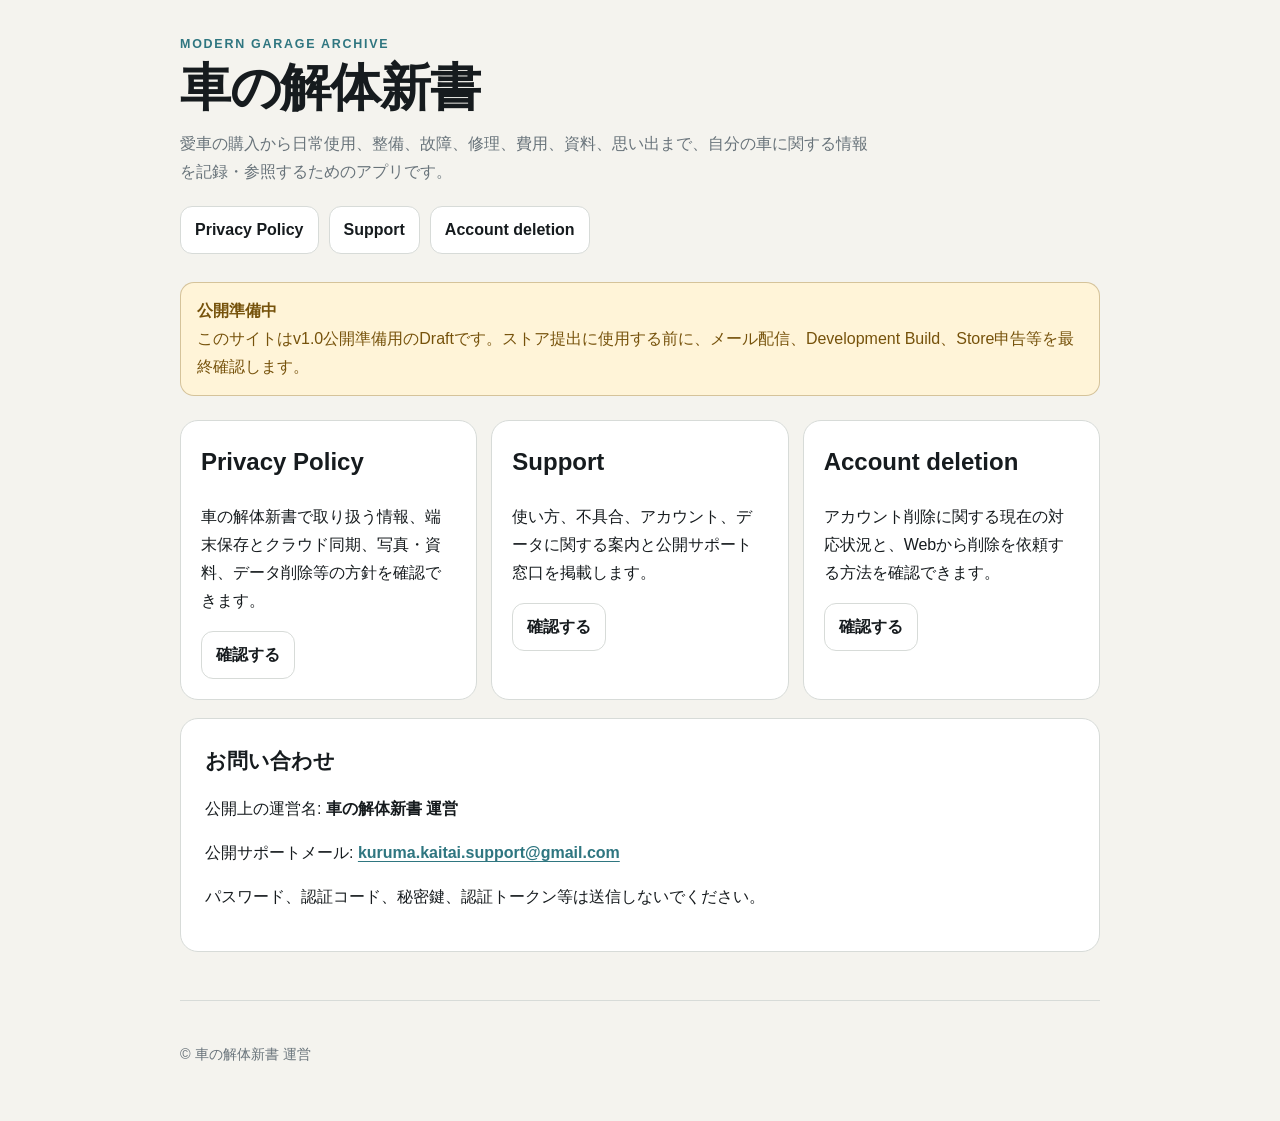
<file: index.html>
<!doctype html>
<html lang="ja">
<head>
  <meta charset="utf-8">
  <meta name="viewport" content="width=device-width, initial-scale=1">
  <meta name="robots" content="noindex, nofollow">
  <meta name="description" content="車の解体新書の公開情報ページ。Privacy Policy、Support、アカウント削除案内を掲載します。">
  <title>車の解体新書｜公開情報</title>
  <link rel="stylesheet" href="./assets/styles.css">
</head>
<body>
  <a class="skip" href="#main">本文へ移動</a>

  <header class="site-header">
    <p class="eyebrow">MODERN GARAGE ARCHIVE</p>
    <h1 class="brand">車の解体新書</h1>
    <p class="lead">愛車の購入から日常使用、整備、故障、修理、費用、資料、思い出まで、自分の車に関する情報を記録・参照するためのアプリです。</p>
    <nav class="nav" aria-label="公開情報">
      <a href="./privacy/">Privacy Policy</a>
      <a href="./support/">Support</a>
      <a href="./account-deletion/">Account deletion</a>
    </nav>
  </header>

  <main id="main">
    <div class="notice">
      <strong>公開準備中</strong><br>
      このサイトはv1.0公開準備用のDraftです。ストア提出に使用する前に、メール配信、Development Build、Store申告等を最終確認します。
    </div>

    <div class="card-grid">
      <article class="card">
        <h2>Privacy Policy</h2>
        <p>車の解体新書で取り扱う情報、端末保存とクラウド同期、写真・資料、データ削除等の方針を確認できます。</p>
        <p><a class="button-link" href="./privacy/">確認する</a></p>
      </article>

      <article class="card">
        <h2>Support</h2>
        <p>使い方、不具合、アカウント、データに関する案内と公開サポート窓口を掲載します。</p>
        <p><a class="button-link" href="./support/">確認する</a></p>
      </article>

      <article class="card">
        <h2>Account deletion</h2>
        <p>アカウント削除に関する現在の対応状況と、Webから削除を依頼する方法を確認できます。</p>
        <p><a class="button-link" href="./account-deletion/">確認する</a></p>
      </article>
    </div>

    <section class="section">
      <h2>お問い合わせ</h2>
      <p>公開上の運営名: <strong>車の解体新書 運営</strong></p>
      <p>公開サポートメール: <a class="contact" href="mailto:kuruma.kaitai.support@gmail.com">kuruma.kaitai.support@gmail.com</a></p>
      <p class="muted">パスワード、認証コード、秘密鍵、認証トークン等は送信しないでください。</p>
    </section>
  </main>

  <footer class="site-footer">
    <p>© 車の解体新書 運営</p>
  </footer>
</body>
</html>
</file>
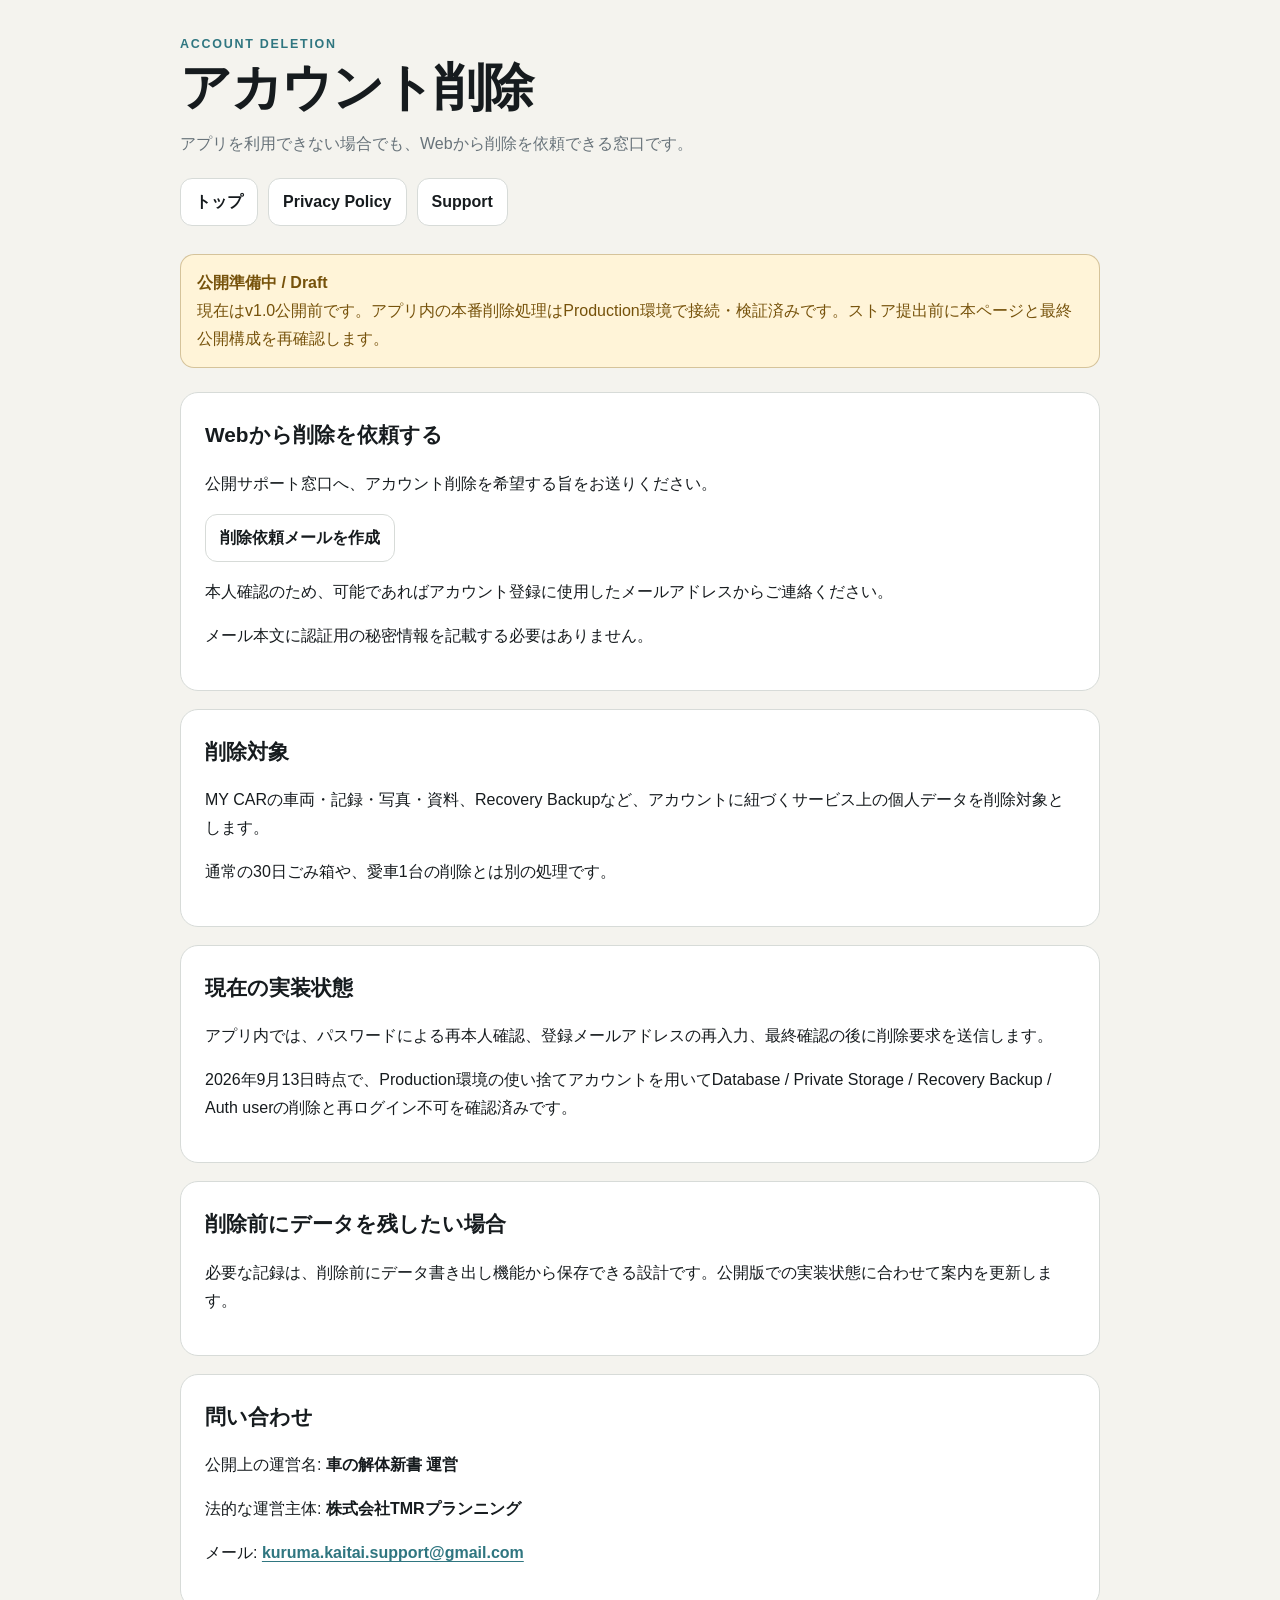
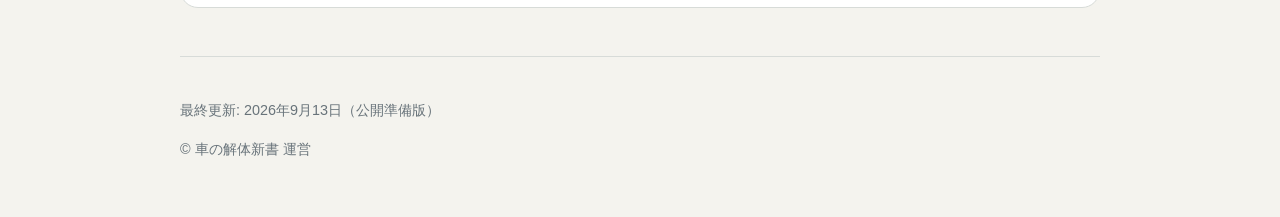
<file: account-deletion/index.html>
<!doctype html>
<html lang="ja">
<head>
  <meta charset="utf-8">
  <meta name="viewport" content="width=device-width, initial-scale=1">
  <meta name="robots" content="noindex, nofollow">
  <meta name="description" content="車の解体新書のアカウント削除案内。">
  <title>Account deletion｜車の解体新書</title>
  <link rel="stylesheet" href="../assets/styles.css">
</head>
<body>
  <header class="site-header">
    <p class="eyebrow">ACCOUNT DELETION</p>
    <h1 class="brand">アカウント削除</h1>
    <p class="lead">アプリを利用できない場合でも、Webから削除を依頼できる窓口です。</p>
    <nav class="nav" aria-label="公開情報">
      <a href="../">トップ</a>
      <a href="../privacy/">Privacy Policy</a>
      <a href="../support/">Support</a>
    </nav>
  </header>

  <main id="main">
    <div class="notice">
      <strong>公開準備中 / Draft</strong><br>
      現在はv1.0公開前です。アプリ内の本番削除処理はProduction環境で接続・検証済みです。ストア提出前に本ページと最終公開構成を再確認します。
    </div>

    <section class="section">
      <h2>Webから削除を依頼する</h2>
      <p>公開サポート窓口へ、アカウント削除を希望する旨をお送りください。</p>
      <p><a class="button-link" href="mailto:kuruma.kaitai.support@gmail.com?subject=%E8%BB%8A%E3%81%AE%E8%A7%A3%E4%BD%93%E6%96%B0%E6%9B%B8%20%E3%82%A2%E3%82%AB%E3%82%A6%E3%83%B3%E3%83%88%E5%89%8A%E9%99%A4%E4%BE%9D%E9%A0%BC">削除依頼メールを作成</a></p>
      <p>本人確認のため、可能であればアカウント登録に使用したメールアドレスからご連絡ください。</p>
      <p class="muted">メール本文に認証用の秘密情報を記載する必要はありません。</p>
    </section>

    <section class="section">
      <h2>削除対象</h2>
      <p>MY CARの車両・記録・写真・資料、Recovery Backupなど、アカウントに紐づくサービス上の個人データを削除対象とします。</p>
      <p>通常の30日ごみ箱や、愛車1台の削除とは別の処理です。</p>
    </section>

    <section class="section">
      <h2>現在の実装状態</h2>
      <p>アプリ内では、パスワードによる再本人確認、登録メールアドレスの再入力、最終確認の後に削除要求を送信します。</p>
      <p>2026年9月13日時点で、Production環境の使い捨てアカウントを用いてDatabase / Private Storage / Recovery Backup / Auth userの削除と再ログイン不可を確認済みです。</p>
    </section>

    <section class="section">
      <h2>削除前にデータを残したい場合</h2>
      <p>必要な記録は、削除前にデータ書き出し機能から保存できる設計です。公開版での実装状態に合わせて案内を更新します。</p>
    </section>

    <section class="section">
      <h2>問い合わせ</h2>
      <p>公開上の運営名: <strong>車の解体新書 運営</strong></p>
      <p>法的な運営主体: <strong>株式会社TMRプランニング</strong></p>
      <p>メール: <a class="contact" href="mailto:kuruma.kaitai.support@gmail.com">kuruma.kaitai.support@gmail.com</a></p>
    </section>
  </main>

  <footer class="site-footer">
    <p>最終更新: 2026年9月13日（公開準備版）</p>
    <p>© 車の解体新書 運営</p>
  </footer>
</body>
</html>
</file>
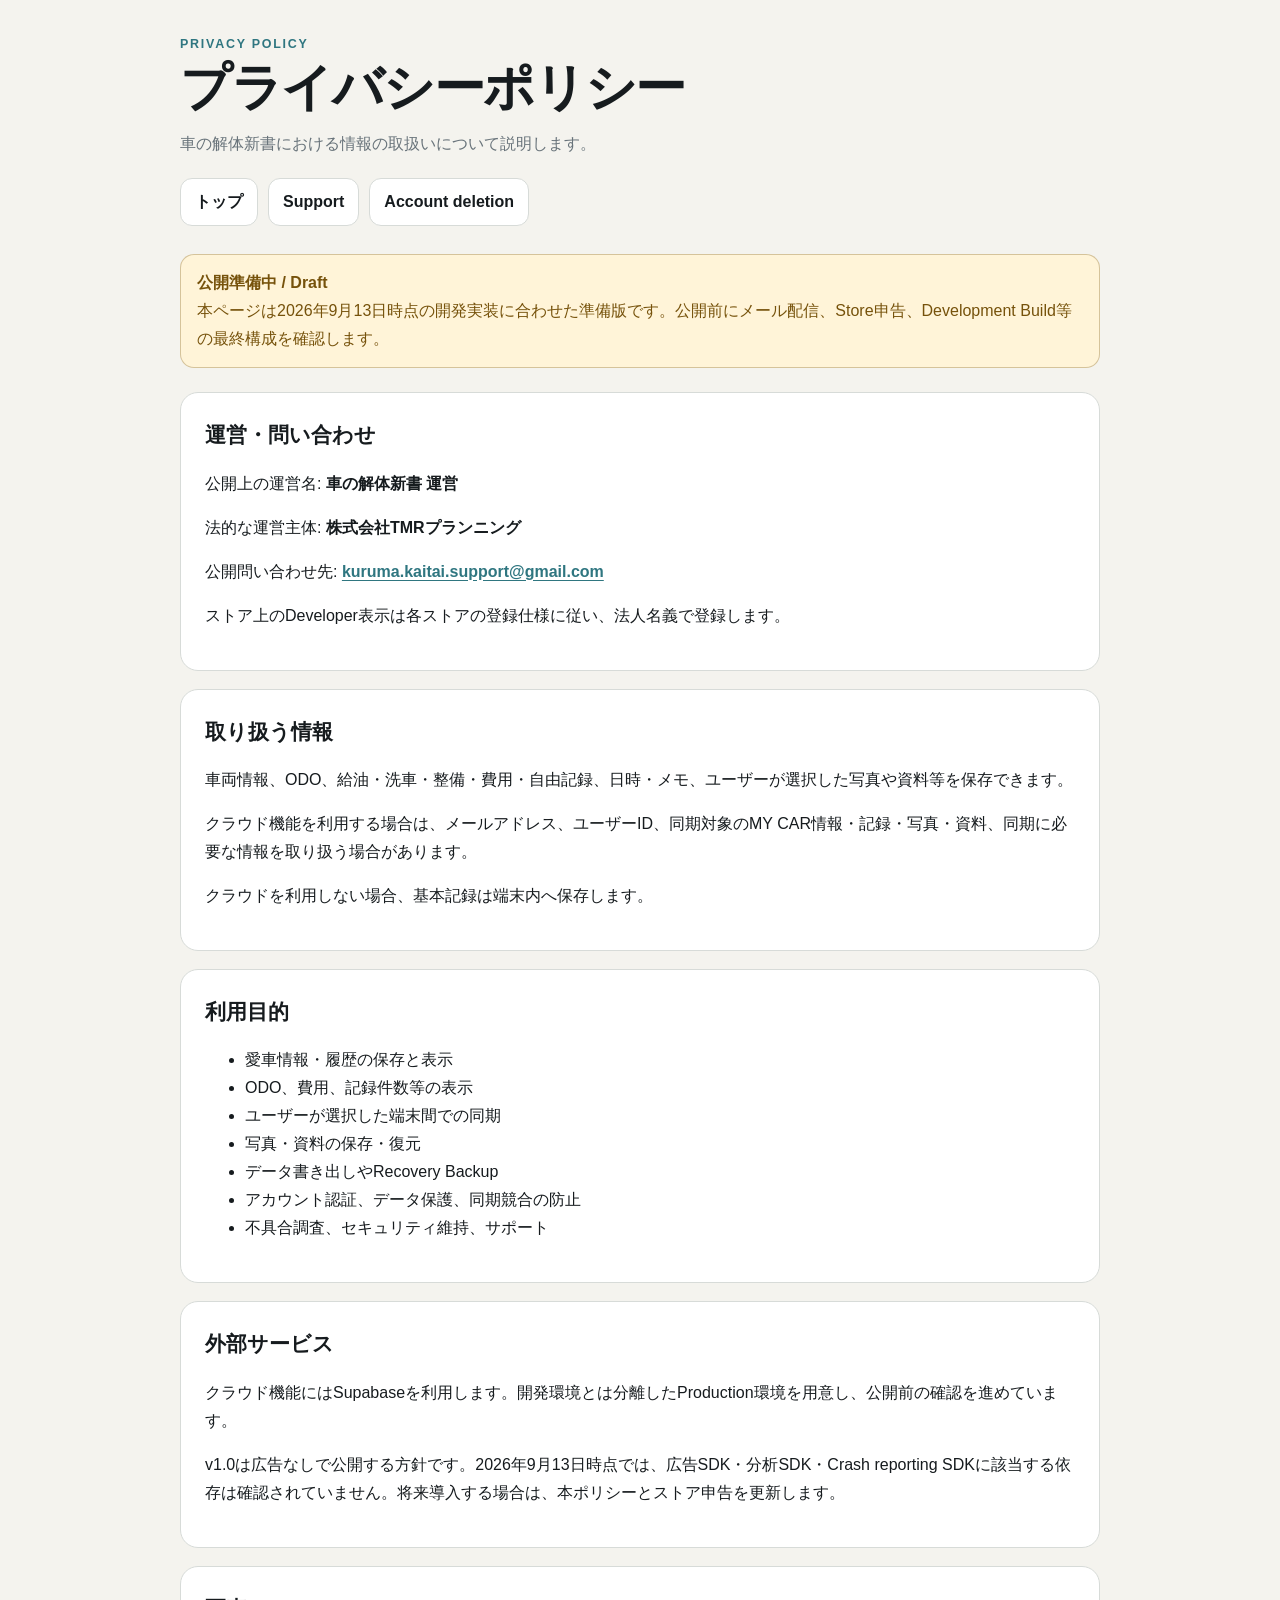
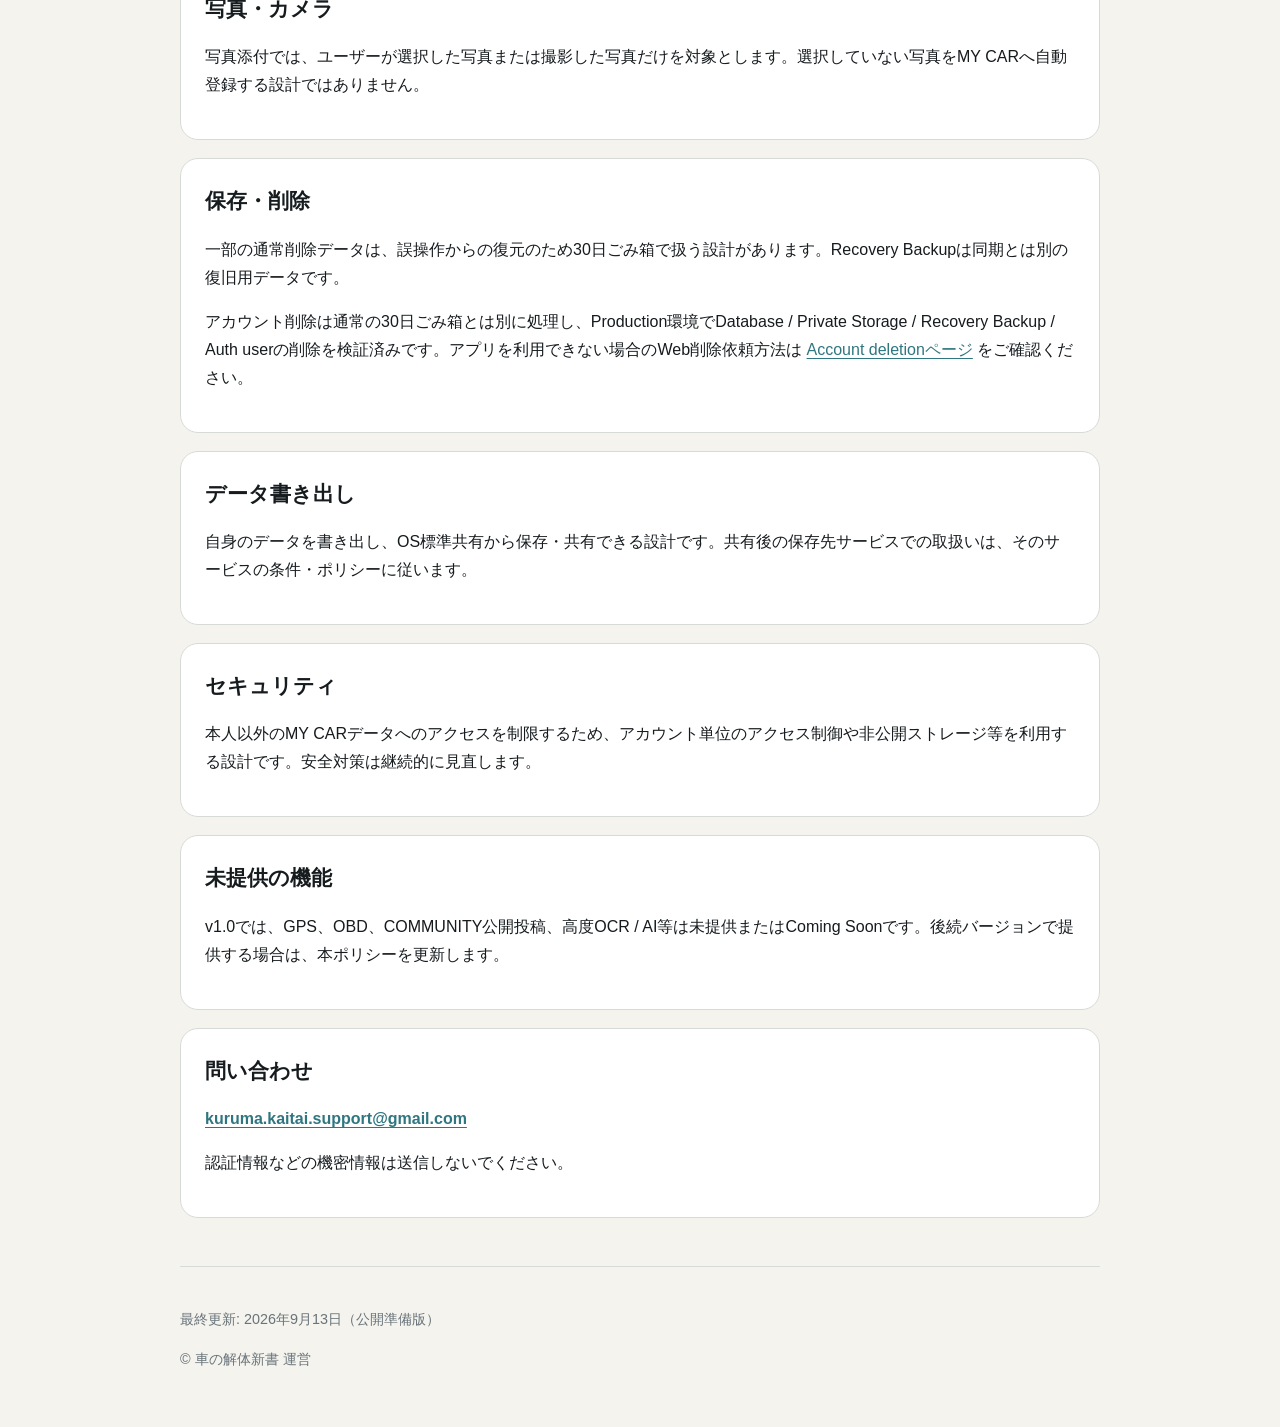
<file: privacy/index.html>
<!doctype html>
<html lang="ja">
<head>
  <meta charset="utf-8">
  <meta name="viewport" content="width=device-width, initial-scale=1">
  <meta name="robots" content="noindex, nofollow">
  <meta name="description" content="車の解体新書のプライバシーポリシー公開準備版。">
  <title>Privacy Policy｜車の解体新書</title>
  <link rel="stylesheet" href="../assets/styles.css">
</head>
<body>
  <a class="skip" href="#main">本文へ移動</a>

  <header class="site-header">
    <p class="eyebrow">PRIVACY POLICY</p>
    <h1 class="brand">プライバシーポリシー</h1>
    <p class="lead">車の解体新書における情報の取扱いについて説明します。</p>
    <nav class="nav" aria-label="公開情報">
      <a href="../">トップ</a>
      <a href="../support/">Support</a>
      <a href="../account-deletion/">Account deletion</a>
    </nav>
  </header>

  <main id="main">
    <div class="notice">
      <strong>公開準備中 / Draft</strong><br>
      本ページは2026年9月13日時点の開発実装に合わせた準備版です。公開前にメール配信、Store申告、Development Build等の最終構成を確認します。
    </div>

    <section class="section">
      <h2>運営・問い合わせ</h2>
      <p>公開上の運営名: <strong>車の解体新書 運営</strong></p>
      <p>法的な運営主体: <strong>株式会社TMRプランニング</strong></p>
      <p>公開問い合わせ先: <a class="contact" href="mailto:kuruma.kaitai.support@gmail.com">kuruma.kaitai.support@gmail.com</a></p>
      <p class="muted">ストア上のDeveloper表示は各ストアの登録仕様に従い、法人名義で登録します。</p>
    </section>

    <section class="section">
      <h2>取り扱う情報</h2>
      <p>車両情報、ODO、給油・洗車・整備・費用・自由記録、日時・メモ、ユーザーが選択した写真や資料等を保存できます。</p>
      <p>クラウド機能を利用する場合は、メールアドレス、ユーザーID、同期対象のMY CAR情報・記録・写真・資料、同期に必要な情報を取り扱う場合があります。</p>
      <p>クラウドを利用しない場合、基本記録は端末内へ保存します。</p>
    </section>

    <section class="section">
      <h2>利用目的</h2>
      <ul>
        <li>愛車情報・履歴の保存と表示</li>
        <li>ODO、費用、記録件数等の表示</li>
        <li>ユーザーが選択した端末間での同期</li>
        <li>写真・資料の保存・復元</li>
        <li>データ書き出しやRecovery Backup</li>
        <li>アカウント認証、データ保護、同期競合の防止</li>
        <li>不具合調査、セキュリティ維持、サポート</li>
      </ul>
    </section>

    <section class="section">
      <h2>外部サービス</h2>
      <p>クラウド機能にはSupabaseを利用します。開発環境とは分離したProduction環境を用意し、公開前の確認を進めています。</p>
      <p>v1.0は広告なしで公開する方針です。2026年9月13日時点では、広告SDK・分析SDK・Crash reporting SDKに該当する依存は確認されていません。将来導入する場合は、本ポリシーとストア申告を更新します。</p>
    </section>

    <section class="section">
      <h2>写真・カメラ</h2>
      <p>写真添付では、ユーザーが選択した写真または撮影した写真だけを対象とします。選択していない写真をMY CARへ自動登録する設計ではありません。</p>
    </section>

    <section class="section">
      <h2>保存・削除</h2>
      <p>一部の通常削除データは、誤操作からの復元のため30日ごみ箱で扱う設計があります。Recovery Backupは同期とは別の復旧用データです。</p>
      <p>アカウント削除は通常の30日ごみ箱とは別に処理し、Production環境でDatabase / Private Storage / Recovery Backup / Auth userの削除を検証済みです。アプリを利用できない場合のWeb削除依頼方法は <a href="../account-deletion/">Account deletionページ</a> をご確認ください。</p>
    </section>

    <section class="section">
      <h2>データ書き出し</h2>
      <p>自身のデータを書き出し、OS標準共有から保存・共有できる設計です。共有後の保存先サービスでの取扱いは、そのサービスの条件・ポリシーに従います。</p>
    </section>

    <section class="section">
      <h2>セキュリティ</h2>
      <p>本人以外のMY CARデータへのアクセスを制限するため、アカウント単位のアクセス制御や非公開ストレージ等を利用する設計です。安全対策は継続的に見直します。</p>
    </section>

    <section class="section">
      <h2>未提供の機能</h2>
      <p>v1.0では、GPS、OBD、COMMUNITY公開投稿、高度OCR / AI等は未提供またはComing Soonです。後続バージョンで提供する場合は、本ポリシーを更新します。</p>
    </section>

    <section class="section">
      <h2>問い合わせ</h2>
      <p><a class="contact" href="mailto:kuruma.kaitai.support@gmail.com">kuruma.kaitai.support@gmail.com</a></p>
      <p class="muted">認証情報などの機密情報は送信しないでください。</p>
    </section>
  </main>

  <footer class="site-footer">
    <p>最終更新: 2026年9月13日（公開準備版）</p>
    <p>© 車の解体新書 運営</p>
  </footer>
</body>
</html>
</file>
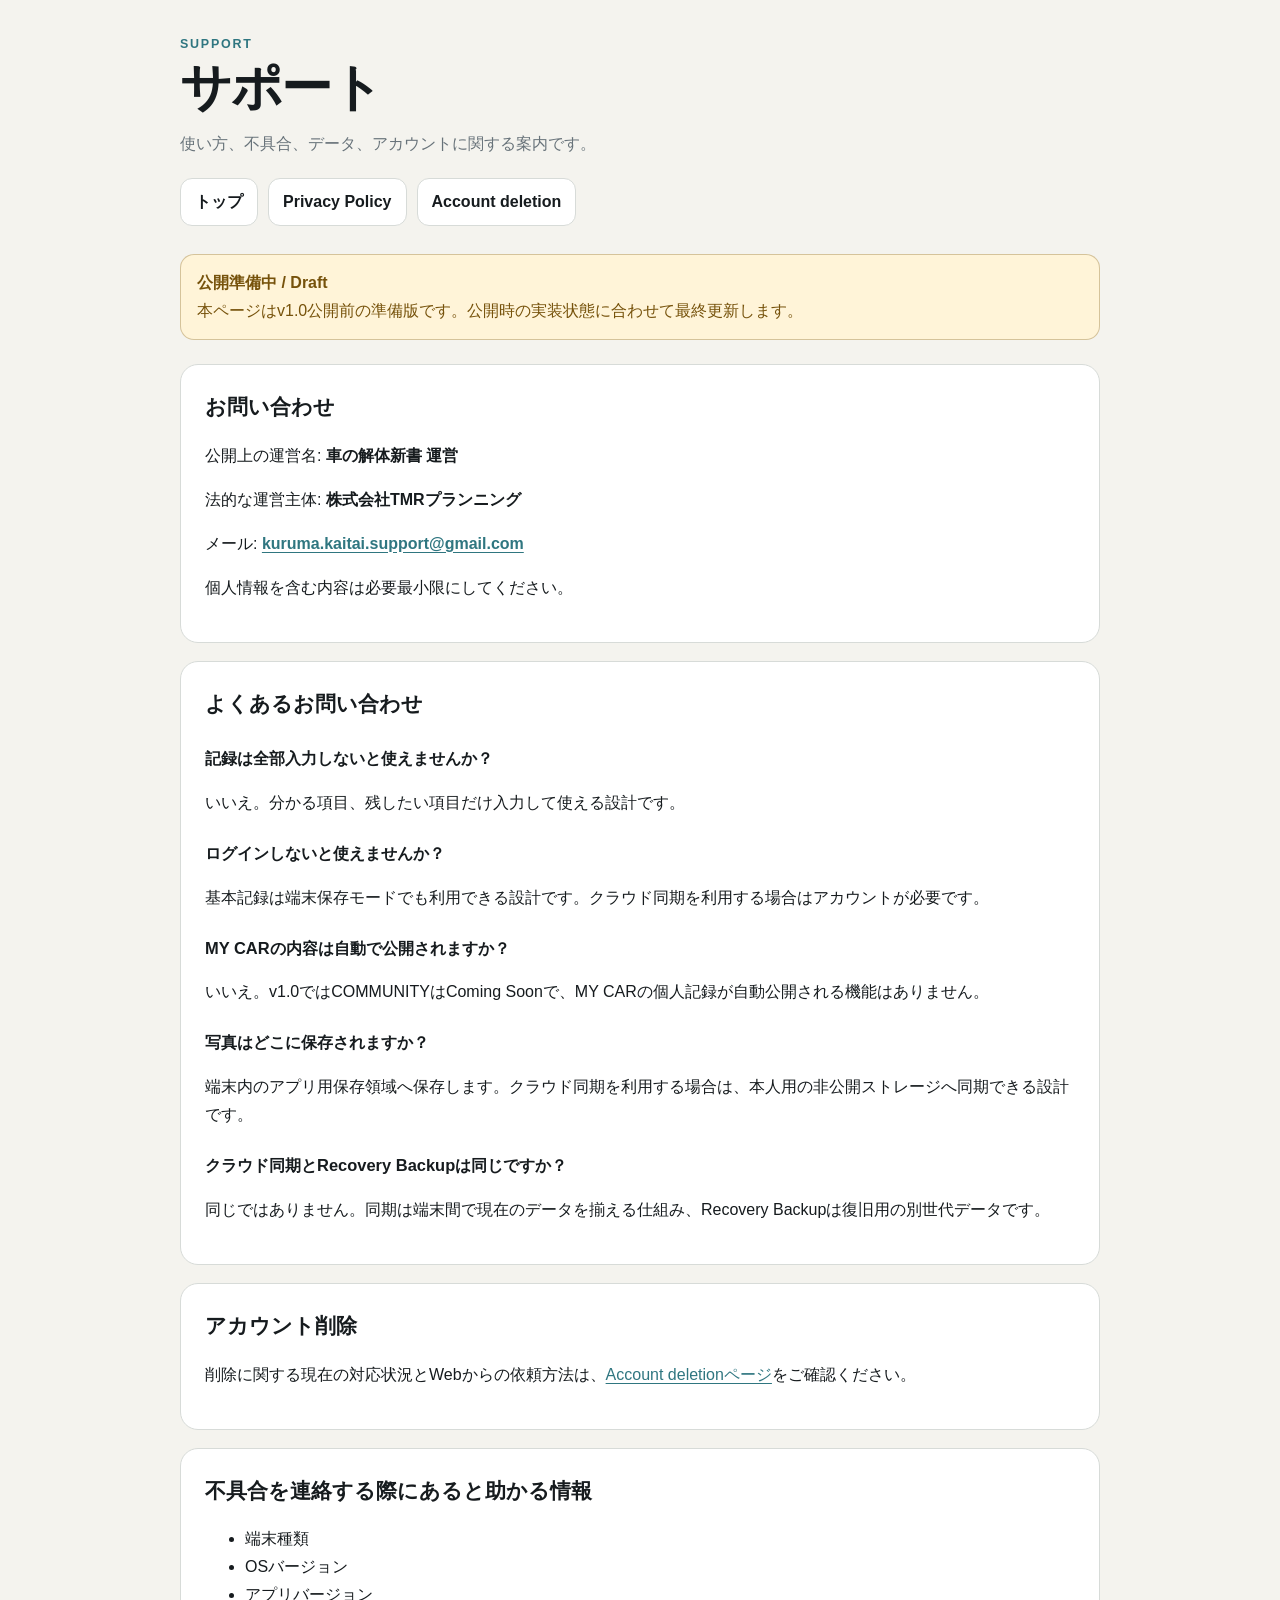
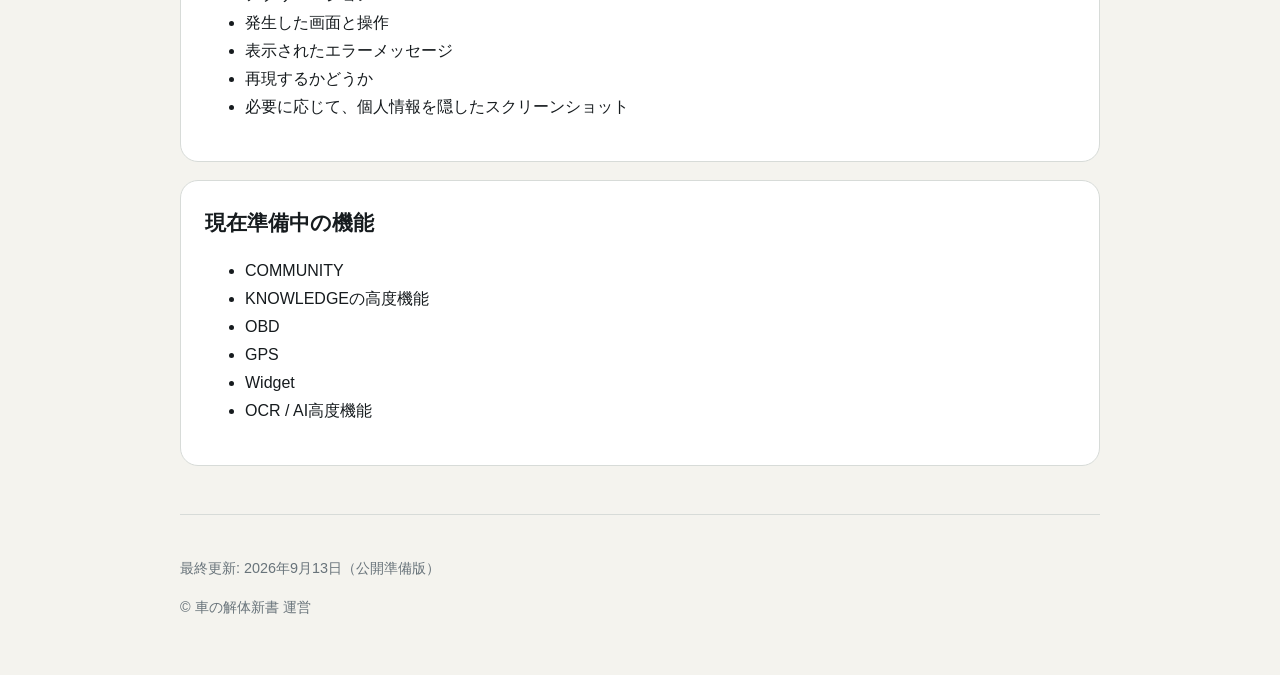
<file: support/index.html>
<!doctype html>
<html lang="ja">
<head>
  <meta charset="utf-8">
  <meta name="viewport" content="width=device-width, initial-scale=1">
  <meta name="robots" content="noindex, nofollow">
  <meta name="description" content="車の解体新書のサポートページ公開準備版。">
  <title>Support｜車の解体新書</title>
  <link rel="stylesheet" href="../assets/styles.css">
</head>
<body>
  <header class="site-header">
    <p class="eyebrow">SUPPORT</p>
    <h1 class="brand">サポート</h1>
    <p class="lead">使い方、不具合、データ、アカウントに関する案内です。</p>
    <nav class="nav" aria-label="公開情報">
      <a href="../">トップ</a>
      <a href="../privacy/">Privacy Policy</a>
      <a href="../account-deletion/">Account deletion</a>
    </nav>
  </header>

  <main id="main">
    <div class="notice">
      <strong>公開準備中 / Draft</strong><br>
      本ページはv1.0公開前の準備版です。公開時の実装状態に合わせて最終更新します。
    </div>

    <section class="section">
      <h2>お問い合わせ</h2>
      <p>公開上の運営名: <strong>車の解体新書 運営</strong></p>
      <p>法的な運営主体: <strong>株式会社TMRプランニング</strong></p>
      <p>メール: <a class="contact" href="mailto:kuruma.kaitai.support@gmail.com">kuruma.kaitai.support@gmail.com</a></p>
      <p class="muted">個人情報を含む内容は必要最小限にしてください。</p>
    </section>

    <section class="section">
      <h2>よくあるお問い合わせ</h2>

      <h3>記録は全部入力しないと使えませんか？</h3>
      <p>いいえ。分かる項目、残したい項目だけ入力して使える設計です。</p>

      <h3>ログインしないと使えませんか？</h3>
      <p>基本記録は端末保存モードでも利用できる設計です。クラウド同期を利用する場合はアカウントが必要です。</p>

      <h3>MY CARの内容は自動で公開されますか？</h3>
      <p>いいえ。v1.0ではCOMMUNITYはComing Soonで、MY CARの個人記録が自動公開される機能はありません。</p>

      <h3>写真はどこに保存されますか？</h3>
      <p>端末内のアプリ用保存領域へ保存します。クラウド同期を利用する場合は、本人用の非公開ストレージへ同期できる設計です。</p>

      <h3>クラウド同期とRecovery Backupは同じですか？</h3>
      <p>同じではありません。同期は端末間で現在のデータを揃える仕組み、Recovery Backupは復旧用の別世代データです。</p>
    </section>

    <section class="section">
      <h2>アカウント削除</h2>
      <p>削除に関する現在の対応状況とWebからの依頼方法は、<a href="../account-deletion/">Account deletionページ</a>をご確認ください。</p>
    </section>

    <section class="section">
      <h2>不具合を連絡する際にあると助かる情報</h2>
      <ul>
        <li>端末種類</li>
        <li>OSバージョン</li>
        <li>アプリバージョン</li>
        <li>発生した画面と操作</li>
        <li>表示されたエラーメッセージ</li>
        <li>再現するかどうか</li>
        <li>必要に応じて、個人情報を隠したスクリーンショット</li>
      </ul>
    </section>

    <section class="section">
      <h2>現在準備中の機能</h2>
      <ul>
        <li>COMMUNITY</li>
        <li>KNOWLEDGEの高度機能</li>
        <li>OBD</li>
        <li>GPS</li>
        <li>Widget</li>
        <li>OCR / AI高度機能</li>
      </ul>
    </section>
  </main>

  <footer class="site-footer">
    <p>最終更新: 2026年9月13日（公開準備版）</p>
    <p>© 車の解体新書 運営</p>
  </footer>
</body>
</html>
</file>
<file: assets/styles.css>
:root {
  color-scheme: light dark;
  --canvas: #f4f3ee;
  --surface: #ffffff;
  --surface-subtle: #eceeeb;
  --text: #161b1e;
  --muted: #68737a;
  --accent: #2f7680;
  --accent-soft: #dcecef;
  --border: #d7dbd8;
  --warning-bg: #fff4d8;
  --warning-text: #76520b;
  --max: 920px;
}

@media (prefers-color-scheme: dark) {
  :root {
    --canvas: #111516;
    --surface: #1b2022;
    --surface-subtle: #293033;
    --text: #f4f4f1;
    --muted: #9aa4a9;
    --accent: #79bcc5;
    --accent-soft: #173b40;
    --border: #374044;
    --warning-bg: #352c17;
    --warning-text: #efd790;
  }
}

* { box-sizing: border-box; }

html { scroll-behavior: smooth; }

body {
  margin: 0;
  background: var(--canvas);
  color: var(--text);
  font-family: -apple-system, BlinkMacSystemFont, "Hiragino Sans", "Yu Gothic", "Noto Sans JP", sans-serif;
  line-height: 1.75;
}

a { color: var(--accent); text-underline-offset: 3px; }

a:hover { text-decoration-thickness: 2px; }

.site-header,
main,
.site-footer {
  width: min(calc(100% - 32px), var(--max));
  margin-inline: auto;
}

.site-header {
  padding: 34px 0 20px;
}

.eyebrow {
  margin: 0 0 4px;
  color: var(--accent);
  font-size: 0.78rem;
  font-weight: 800;
  letter-spacing: 0.14em;
}

.brand {
  margin: 0;
  font-size: clamp(1.9rem, 6vw, 3.2rem);
  line-height: 1.1;
  letter-spacing: -0.025em;
}

.lead {
  color: var(--muted);
  max-width: 700px;
  margin: 14px 0 0;
}

.nav {
  display: flex;
  flex-wrap: wrap;
  gap: 10px;
  margin-top: 20px;
}

.nav a,
.button-link {
  display: inline-flex;
  align-items: center;
  min-height: 44px;
  padding: 9px 14px;
  border: 1px solid var(--border);
  border-radius: 12px;
  background: var(--surface);
  color: var(--text);
  font-weight: 700;
  text-decoration: none;
}

.nav a:hover,
.button-link:hover {
  border-color: var(--accent);
}

main {
  padding-bottom: 48px;
}

.notice {
  margin: 8px 0 24px;
  padding: 14px 16px;
  border: 1px solid color-mix(in srgb, var(--warning-text) 30%, transparent);
  border-radius: 14px;
  background: var(--warning-bg);
  color: var(--warning-text);
}

.card-grid {
  display: grid;
  grid-template-columns: repeat(auto-fit, minmax(230px, 1fr));
  gap: 14px;
}

.card {
  padding: 20px;
  border: 1px solid var(--border);
  border-radius: 18px;
  background: var(--surface);
}

.card h2,
.card h3 {
  margin-top: 0;
}

.card p:last-child,
.card ul:last-child {
  margin-bottom: 0;
}

.section {
  margin-top: 18px;
  padding: 24px;
  border: 1px solid var(--border);
  border-radius: 18px;
  background: var(--surface);
}

.section h2 {
  margin: 0 0 12px;
  font-size: 1.3rem;
}

.section h3 {
  margin-top: 22px;
  margin-bottom: 8px;
  font-size: 1.03rem;
}

.section p,
.section li {
  color: var(--text);
}

.meta,
.muted {
  color: var(--muted);
}

code {
  overflow-wrap: anywhere;
}

.site-footer {
  padding: 26px 0 40px;
  border-top: 1px solid var(--border);
  color: var(--muted);
  font-size: 0.9rem;
}

.contact {
  font-weight: 750;
}

.skip {
  position: absolute;
  left: -9999px;
}

.skip:focus {
  left: 12px;
  top: 12px;
  z-index: 10;
  padding: 8px 12px;
  background: var(--surface);
  color: var(--text);
  border: 1px solid var(--border);
  border-radius: 8px;
}

@media (max-width: 560px) {
  .site-header,
  main,
  .site-footer {
    width: min(calc(100% - 22px), var(--max));
  }

  .site-header {
    padding-top: 24px;
  }

  .section {
    padding: 18px;
  }
}
</file>
